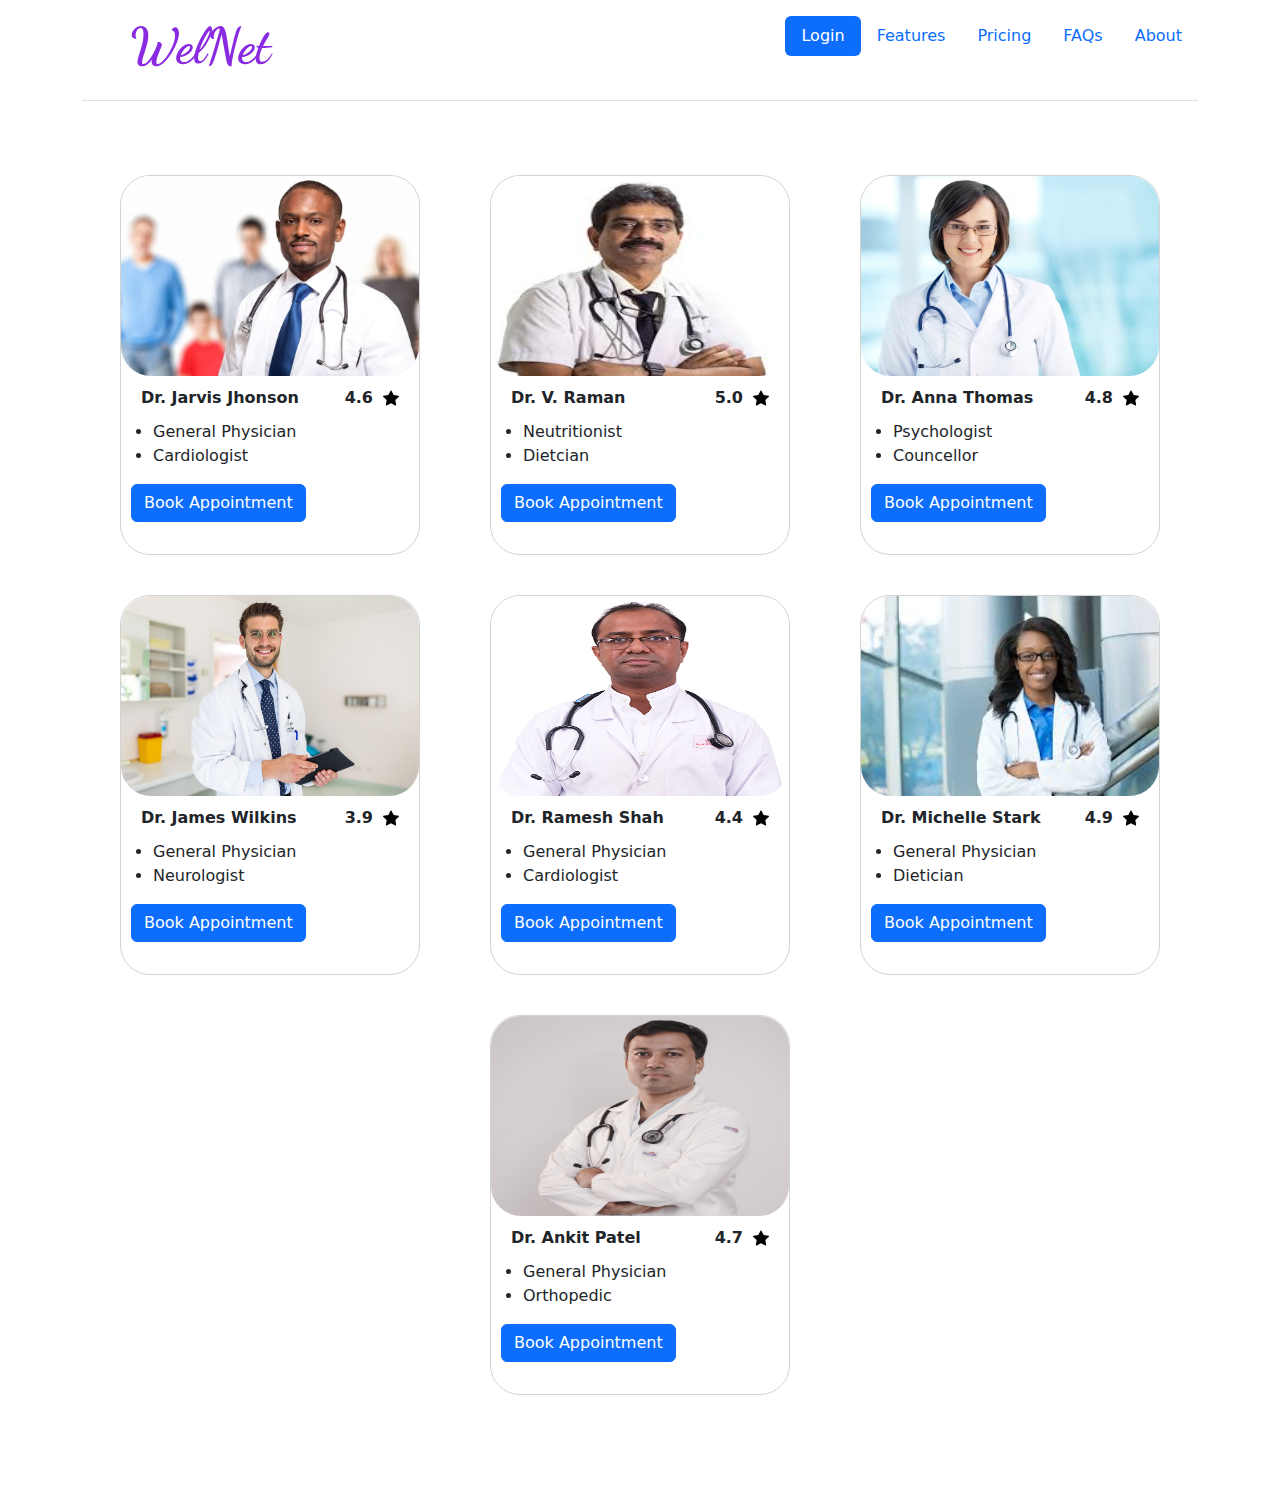
<file: website/templates/index.html>
<!doctype html>
<html lang="en">
<head>
    <meta charset="utf-8">
    <meta name="viewport" content="width=device-width, initial-scale=1">
    <title>Appointments</title>
    <link href="../static/styles.css" rel="stylesheet">
    <link href="https://cdn.jsdelivr.net/npm/bootstrap@5.3.3/dist/css/bootstrap.min.css" rel="stylesheet" integrity="sha384-QWTKZyjpPEjISv5WaRU9OFeRpok6YctnYmDr5pNlyT2bRjXh0JMhjY6hW+ALEwIH" crossorigin="anonymous">
    <link rel="preconnect" href="https://fonts.googleapis.com">
    <link rel="preconnect" href="https://fonts.gstatic.com" crossorigin>
    <link href="https://fonts.googleapis.com/css2?family=Dancing+Script:wght@400..700&display=swap" rel="stylesheet">
    <script>
        function redirect(){
            window.location.href = "raman.html"
        }
    </script>
</head>
    <body>
        <div class="container">
        <header class="d-flex flex-wrap justify-content-center py-3 mb-4 border-bottom">
            <a href="/" class="d-flex align-items-center mb-3 mb-md-0 me-md-auto link-body-emphasis text-decoration-none">
                <svg class="bi me-2" width="40" height="32"><use xlink:href="#bootstrap"></use></svg>
                <span class="fs-4" id=""></span>
                <h1 id="title">WelNet</h1>
            </a>

            <ul class="nav nav-pills">
                <li class="nav-item"><a href="login" class="nav-link active" aria-current="page">Login</a></li>
                <li class="nav-item"><a href="#" class="nav-link">Features</a></li>
                <li class="nav-item"><a href="#" class="nav-link">Pricing</a></li>
                <li class="nav-item"><a href="#" class="nav-link">FAQs</a></li>
                <li class="nav-item"><a href="#" class="nav-link">About</a></li>
            </ul>
        </header>
    </div>

    <div class="c1">
        <div class="card1">
            <img src="../static/images/d1.jpg" alt="" class="d" id="d1">
            <div class="name-det">
                <span class="name">Dr. Jarvis Jhonson</span>
                <div class="rating">
                    4.6
                    <img src="../static/images/star-fill.svg" alt="" class="star">
                </div>  
            </div>
            <div class="desc">
                <ul>
                    <li>General Physician</li>
                    <li>Cardiologist</li>
                </ul>
            </div>
            <button type="submit" class="d1 btn btn-primary">Book Appointment</button>
        </div>
        
        <div class="card1">
            <img src="../static/images/d2.jpg" alt="" class="d" id="d2">
            <div class="name-det">
                <span class="name">Dr. V. Raman</span>
                <div class="rating">
                    5.0
                    <img src="../static/images/star-fill.svg" alt="" class="star">
                </div>  
            </div>
            <div class="desc">
                <ul>
                    <li>Neutritionist</li>
                    <li>Dietcian</li>
                </ul>
            </div>
            <button type="submit" class="d2 btn btn-primary" onclick="redirect()">Book Appointment</button>
        </div>

        <div class="card1">
            <img src="../static/images/d3.avif" alt="" class="d" id="d3">
            <div class="name-det">
                <span class="name">Dr. Anna Thomas </span>
                <div class="rating">
                    4.8
                    <img src="../static/images/star-fill.svg" alt="" class="star">
                </div>  
            </div>
            <div class="desc">
                <ul>
                    <li>Psychologist</li>
                    <li>Councellor</li>
                </ul>
            </div>
            <button type="submit" class="d3 btn btn-primary">Book Appointment</button>
        </div>

        <div class="card1">
            <img src="../static/images/d4.jpg" alt="" class="d" id="d4">
            <div class="name-det">
                <span class="name">Dr. James Wilkins</span>
                <div class="rating">
                    3.9
                    <img src="../static/images/star-fill.svg" alt="" class="star">
                </div>  
            </div>
            <div class="desc">
                <ul>
                    <li>General Physician</li>
                    <li>Neurologist</li>
                </ul>
            </div>
            <button type="submit" class="d4 btn btn-primary">Book Appointment</button>
        </div>

        <div class="card1">
            <img src="../static/images/d5.png" alt="" class="d" id="d5">
            <div class="name-det">
                <span class="name">Dr. Ramesh Shah</span>
                <div class="rating">
                    4.4
                    <img src="../static/images/star-fill.svg" alt="" class="star">
                </div>  
            </div>
            <div class="desc">
                <ul>
                    <li>General Physician</li>
                    <li>Cardiologist</li>
                </ul>
            </div>
            <button type="submit" class="d5 btn btn-primary">Book Appointment</button>
        </div>

        <div class="card1">
            <img src="../static/images/d6.jpg" alt="" class="d" id="d6">
            <div class="name-det">
                <span class="name">Dr. Michelle Stark </span>
                <div class="rating">
                    4.9
                    <img src="../static/images/star-fill.svg" alt="" class="star">
                </div>  
            </div>
            <div class="desc">
                <ul>
                    <li>General Physician</li>
                    <li>Dietician</li>
                </ul>
            </div>
            <button type="submit" class="d5 btn btn-primary">Book Appointment</button>
        </div>

        <div class="card1">
            <img src="../static/images/d7.jpg" alt="" class="d" id="d7">
            <div class="name-det">
                <span class="name">Dr. Ankit Patel</span>
                <div class="rating">
                    4.7
                    <img src="../static/images/star-fill.svg" alt="" class="star">
                </div>  
            </div>
            <div class="desc">
                <ul>
                    <li>General Physician</li>
                    <li>Orthopedic</li>
                </ul>
            </div>
            <button type="submit" class="d5 btn btn-primary">Book Appointment</button>
        </div>
    </div>
        <script src="https://cdn.jsdelivr.net/npm/bootstrap@5.3.3/dist/js/bootstrap.bundle.min.js" integrity="sha384-YvpcrYf0tY3lHB60NNkmXc5s9fDVZLESaAA55NDzOxhy9GkcIdslK1eN7N6jIeHz" crossorigin="anonymous"></script>
    </body>
</html>
</file>
<file: website/static/styles.css>
#logo{
    margin-right: 10px;
}

#title{
    font-family: "Dancing Script", cursive;
    font-optical-sizing: auto;
    font-weight: bolder;
    font-size: 50px;
    font-style: normal;
    color: blueviolet;
}

.name-det{
    display: flex;
    justify-content: space-between;
    padding: 10px 20px 10px 20px;
}

.rating{
    display: flex;
    gap: 10px;
}

.c1{
    display: flex;
    padding: 50px;
    flex-wrap: wrap;
    justify-content:space-evenly ;
}

.card1{
    border: 1px solid lightgray;
    width: 300px;
    height: 380px;
    border-radius: 30px;
    margin-bottom: 40px;
    padding: 0px;
}

.card1:hover{
    box-shadow: 20px 10px 30px rgba(68, 123, 255, 0.97);
    transition-duration: 0.3s;
}

.card1 > .d{
    width: 298px;
    height: 200px;
    border-radius: 30px;
}

.name{
    font-weight: bolder;
}

.rating{
    font-weight: bolder;
}

.card1 > button {
    margin-left: 10px;
}

.main-body{
    display: flex;
    /* border: 1px solid black; */
    padding-left: 100px;
    justify-content: space-evenly;
}

.main-body img{
    width: 400px;
    height: 500px;
    border: 3px solid green;
    border-radius: 20px;
    margin-right: 20px;
}

.pro-tex{
    /* border: 1px solid  blue; */
    padding-left: 20px;
    padding-right: 20px;
    width: 800px;
}

.app{
    /* border: 2px solid red; */
    margin-top: 20px;
    /* display: flex;
    justify-content: space-between; */
    display: flex;
    justify-content: space-around;
}


.app button{
    margin-left: 150px;
}
</file>
